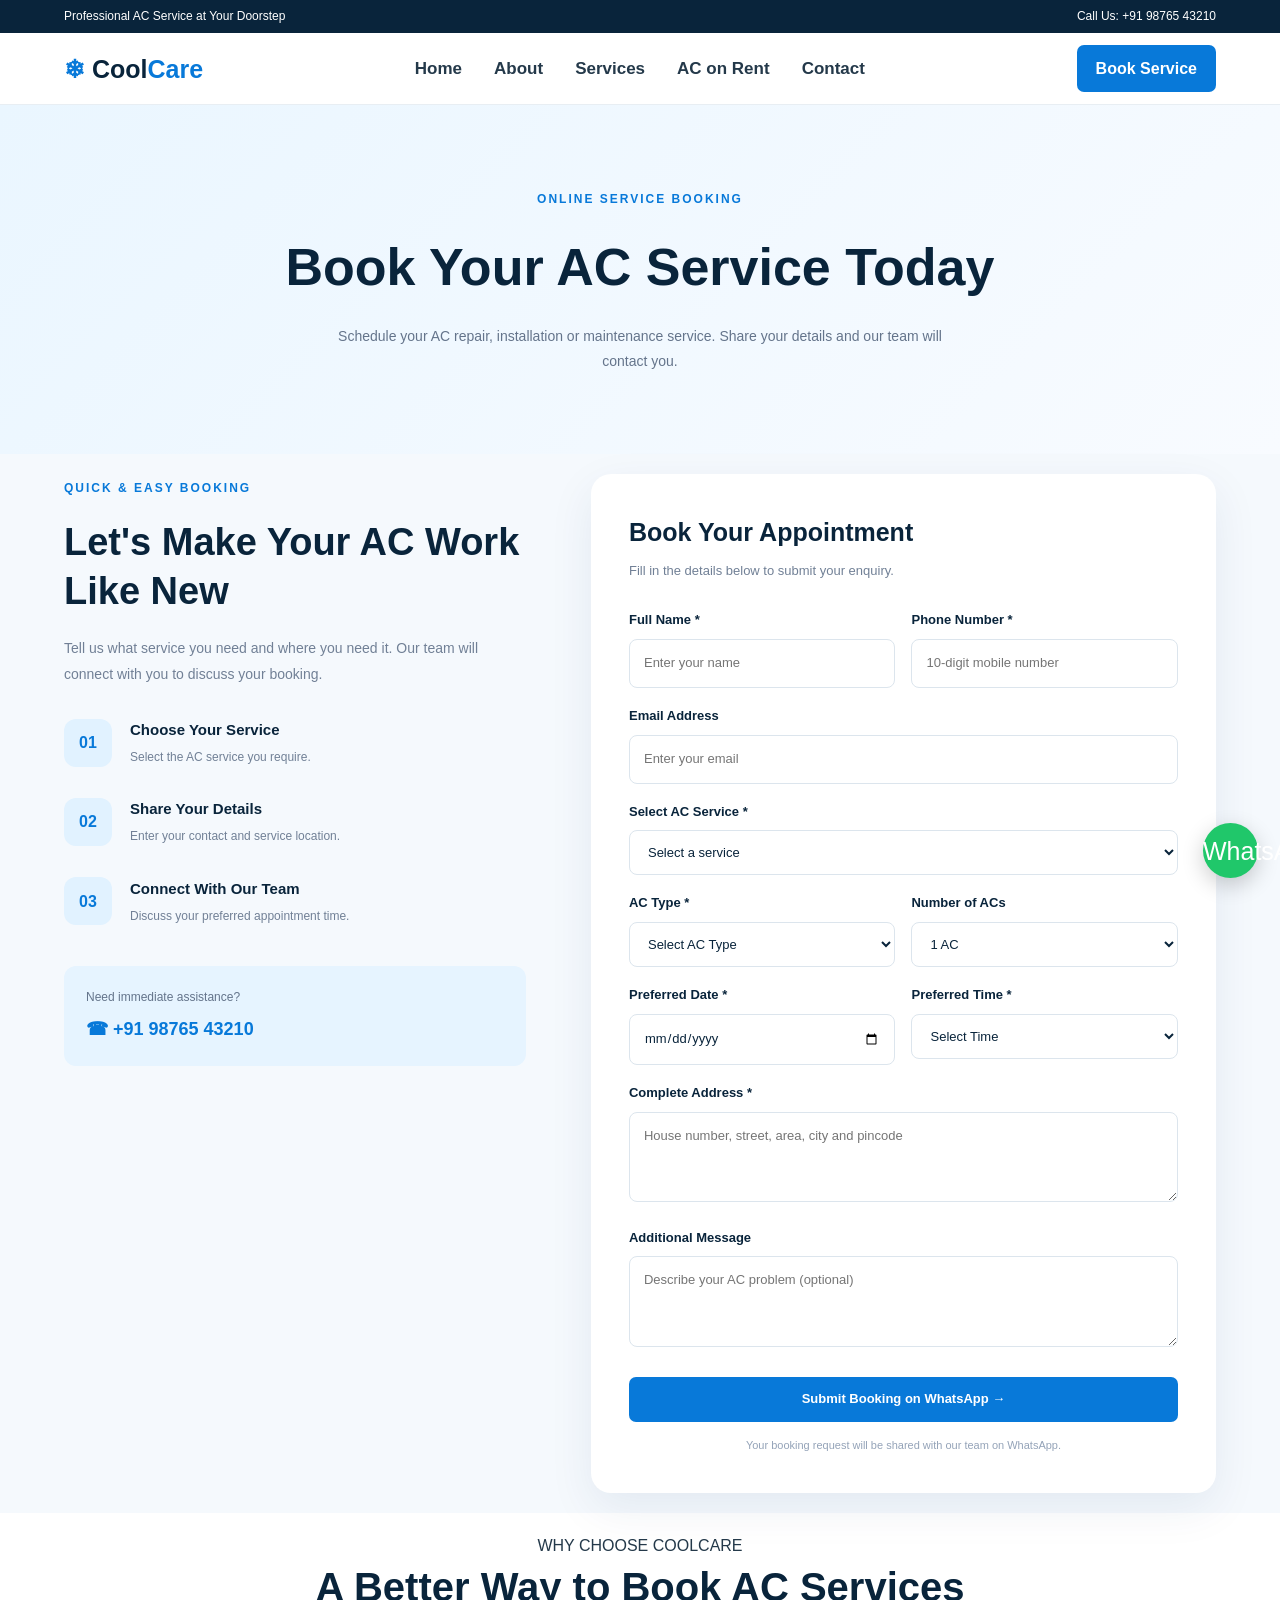
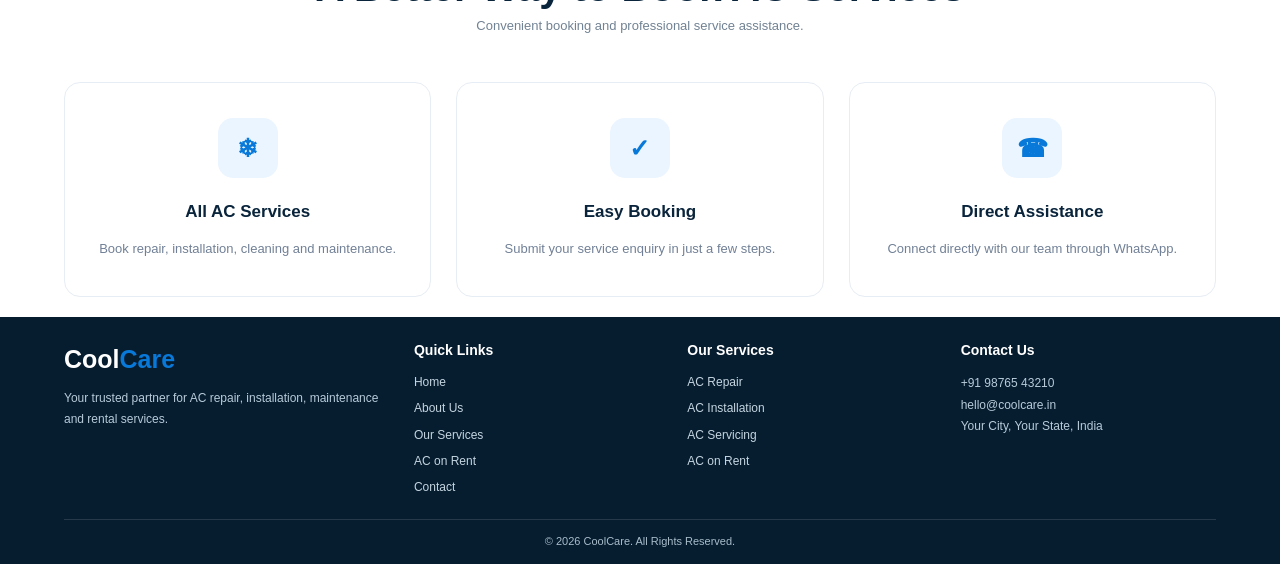
<file: book-service.html>
<!DOCTYPE html>
<html lang="en">

<head>
    <meta charset="UTF-8">
    <meta name="viewport" content="width=device-width, initial-scale=1.0">

    <title>Book AC Service Online | CoolCare</title>
    <meta name="description" content="Book professional AC repair, installation, servicing and gas filling services with CoolCare.">

    <link rel="stylesheet" href="style.css">
    <link rel="stylesheet" href="book-service.css">

    <link rel="preconnect" href="https://fonts.googleapis.com">
    <link rel="preconnect" href="https://fonts.gstatic.com" crossorigin>

    <link href="https://fonts.googleapis.com/css2?family=Poppins:wght@300;400;500;600;700;800&display=swap"
        rel="stylesheet">
</head>

<body>

    <!-- Topbar -->
    <div class="topbar">
        <div class="container topbar-content">
            <p>Professional AC Service at Your Doorstep</p>
            <p>Call Us: +91 98765 43210</p>
        </div>
    </div>

    <!-- Navbar -->
   <header class="navbar">
    <div class="container nav-content">

      <a href="#home" class="logo">
        <span class="logo-icon">❄</span>
        Cool<span>Care</span>
      </a>

      <button class="menu-toggle" id="menuToggle" aria-label="Toggle navigation">☰</button>

      <nav class="nav-links" id="navLinks">
        <a href="index.html">Home</a>
        <a href="about.html">About</a>
        <a href="service.html">Services</a>
        <a href="rental.html">AC on Rent</a>
        <a href="contact.html">Contact</a>
      </nav>

      <a href="book-service.html" class="nav-btn">Book Service</a>

    </div>
  </header>

    <!-- Hero -->
    <section class="booking-hero">
        <div class="container">
            <span>ONLINE SERVICE BOOKING</span>
            <h1>Book Your AC Service Today</h1>
            <p>
                Schedule your AC repair, installation or maintenance service.
                Share your details and our team will contact you.
            </p>
        </div>
    </section>

    <!-- Booking Section -->
    <section class="section-padding booking-section">
        <div class="container booking-layout">

            <!-- Left Information -->
            <div class="booking-info">

                <span class="booking-label">QUICK & EASY BOOKING</span>

                <h2>Let's Make Your AC Work Like New</h2>

                <p>
                    Tell us what service you need and where you need it.
                    Our team will connect with you to discuss your booking.
                </p>

                <div class="booking-benefit">
                    <div class="booking-benefit-icon">01</div>
                    <div>
                        <h3>Choose Your Service</h3>
                        <p>Select the AC service you require.</p>
                    </div>
                </div>

                <div class="booking-benefit">
                    <div class="booking-benefit-icon">02</div>
                    <div>
                        <h3>Share Your Details</h3>
                        <p>Enter your contact and service location.</p>
                    </div>
                </div>

                <div class="booking-benefit">
                    <div class="booking-benefit-icon">03</div>
                    <div>
                        <h3>Connect With Our Team</h3>
                        <p>Discuss your preferred appointment time.</p>
                    </div>
                </div>

                <div class="booking-call">
                    <span>Need immediate assistance?</span>
                    <a href="tel:+919876543210">☎ +91 98765 43210</a>
                </div>

            </div>

            <!-- Booking Form -->
            <div class="booking-form-box">

                <div class="booking-form-heading">
                    <h2>Book Your Appointment</h2>
                    <p>Fill in the details below to submit your enquiry.</p>
                </div>

                <form id="bookServiceForm">

                    <div class="booking-form-row">

                        <div class="form-group">
                            <label>Full Name *</label>
                            <input type="text" name="name"
                                placeholder="Enter your name" required>
                        </div>

                        <div class="form-group">
                            <label>Phone Number *</label>
                            <input type="tel" name="phone"
                                placeholder="10-digit mobile number"
                                pattern="[0-9]{10}" maxlength="10" required>
                        </div>

                    </div>

                    <div class="form-group">
                        <label>Email Address</label>
                        <input type="email" name="email"
                            placeholder="Enter your email">
                    </div>

                    <div class="form-group">
                        <label>Select AC Service *</label>
                        <select name="service" required>
                            <option value="">Select a service</option>
                            <option value="AC Repair">AC Repair</option>
                            <option value="AC Installation">AC Installation</option>
                            <option value="AC Servicing">AC Servicing</option>
                            <option value="AC Gas Filling">AC Gas Filling</option>
                            <option value="AC Uninstallation">AC Uninstallation</option>
                            <option value="AC Cleaning">AC Cleaning</option>
                            <option value="AC on Rent">AC on Rent</option>
                            <option value="Commercial AC Service">Commercial AC Service</option>
                        </select>
                    </div>

                    <div class="booking-form-row">

                        <div class="form-group">
                            <label>AC Type *</label>
                            <select name="acType" required>
                                <option value="">Select AC Type</option>
                                <option value="Split AC">Split AC</option>
                                <option value="Window AC">Window AC</option>
                                <option value="Cassette AC">Cassette AC</option>
                                <option value="Central AC">Central AC</option>
                                <option value="Other">Other</option>
                            </select>
                        </div>

                        <div class="form-group">
                            <label>Number of ACs</label>
                            <select name="quantity">
                                <option value="1">1 AC</option>
                                <option value="2">2 ACs</option>
                                <option value="3">3 ACs</option>
                                <option value="4">4 ACs</option>
                                <option value="5+">5 or more ACs</option>
                            </select>
                        </div>

                    </div>

                    <div class="booking-form-row">

                        <div class="form-group">
                            <label>Preferred Date *</label>
                            <input type="date" name="date" id="bookingDate" required>
                        </div>

                        <div class="form-group">
                            <label>Preferred Time *</label>
                            <select name="time" required>
                                <option value="">Select Time</option>
                                <option value="9 AM - 12 PM">9 AM - 12 PM</option>
                                <option value="12 PM - 3 PM">12 PM - 3 PM</option>
                                <option value="3 PM - 6 PM">3 PM - 6 PM</option>
                                <option value="6 PM - 8 PM">6 PM - 8 PM</option>
                            </select>
                        </div>

                    </div>

                    <div class="form-group">
                        <label>Complete Address *</label>
                        <textarea name="address" rows="3"
                            placeholder="House number, street, area, city and pincode"
                            required></textarea>
                    </div>

                    <div class="form-group">
                        <label>Additional Message</label>
                        <textarea name="message" rows="3"
                            placeholder="Describe your AC problem (optional)"></textarea>
                    </div>

                    <button type="submit" class="btn btn-primary booking-submit">
                        Submit Booking on WhatsApp →
                    </button>

                    <p class="booking-note">
                        Your booking request will be shared with our team on WhatsApp.
                    </p>

                </form>

            </div>

        </div>
    </section>

    <!-- Why Book With Us -->
    <section class="section-padding booking-why">
        <div class="container">

            <div class="section-heading">
                <span>WHY CHOOSE COOLCARE</span>
                <h2>A Better Way to Book AC Services</h2>
                <p>Convenient booking and professional service assistance.</p>
            </div>

            <div class="booking-why-grid">

                <div class="booking-why-card">
                    <div>❄</div>
                    <h3>All AC Services</h3>
                    <p>Book repair, installation, cleaning and maintenance.</p>
                </div>

                <div class="booking-why-card">
                    <div>✓</div>
                    <h3>Easy Booking</h3>
                    <p>Submit your service enquiry in just a few steps.</p>
                </div>

                <div class="booking-why-card">
                    <div>☎</div>
                    <h3>Direct Assistance</h3>
                    <p>Connect directly with our team through WhatsApp.</p>
                </div>

            </div>

        </div>
    </section>

    <!-- Footer -->
    <footer class="footer">
        <div class="container">

            <div class="footer-grid">

                <div>
                    <a href="index.html" class="logo footer-logo">Cool<span>Care</span></a>
                    <p>
                        Your trusted partner for AC repair, installation,
                        maintenance and rental services.
                    </p>
                </div>

                <div>
                    <h3>Quick Links</h3>
                    <a href="index.html">Home</a>
                    <a href="about.html">About Us</a>
                    <a href="service.html">Our Services</a>
                    <a href="rental.html">AC on Rent</a>
                    <a href="contact.html">Contact</a>
                </div>

                <div>
                    <h3>Our Services</h3>
                    <a href="service.html">AC Repair</a>
                    <a href="service.html">AC Installation</a>
                    <a href="service.html">AC Servicing</a>
                    <a href="rental.html">AC on Rent</a>
                </div>

                <div>
                    <h3>Contact Us</h3>
                    <p>+91 98765 43210</p>
                    <p>hello@coolcare.in</p>
                    <p>Your City, Your State, India</p>
                </div>

            </div>

            <div class="copyright">
                <p>© <span id="year"></span> CoolCare. All Rights Reserved.</p>
            </div>

        </div>
    </footer>

    <a href="https://wa.me/919876543210" class="whatsapp-btn" target="_blank">
        WhatsApp
    </a>

    <script src="script.js"></script>

    <script>
        // Prevent selecting past dates
        const bookingDate = document.getElementById("bookingDate");

        const today = new Date();
        const localToday = new Date(
            today.getTime() - today.getTimezoneOffset() * 60000
        ).toISOString().split("T")[0];

        bookingDate.min = localToday;

        // Booking form submission
        document.getElementById("bookServiceForm").addEventListener("submit", function (e) {

            e.preventDefault();

            const data = new FormData(this);

            const name = data.get("name");
            const phone = data.get("phone");
            const email = data.get("email") || "Not provided";
            const service = data.get("service");
            const acType = data.get("acType");
            const quantity = data.get("quantity");
            const date = data.get("date");
            const time = data.get("time");
            const address = data.get("address");
            const message = data.get("message") || "Not provided";

            const whatsappMessage = `
NEW AC SERVICE BOOKING

Name: ${name}
Phone: ${phone}
Email: ${email}

Service: ${service}
AC Type: ${acType}
Number of ACs: ${quantity}

Preferred Date: ${date}
Preferred Time: ${time}

Address: ${address}

Additional Message: ${message}
            `;

            const whatsappNumber = "919876543210";

            const whatsappURL =
                "https://wa.me/" + whatsappNumber +
                "?text=" + encodeURIComponent(whatsappMessage);

            window.open(whatsappURL, "_blank");

        });
    </script>

</body>
</html>
</file>
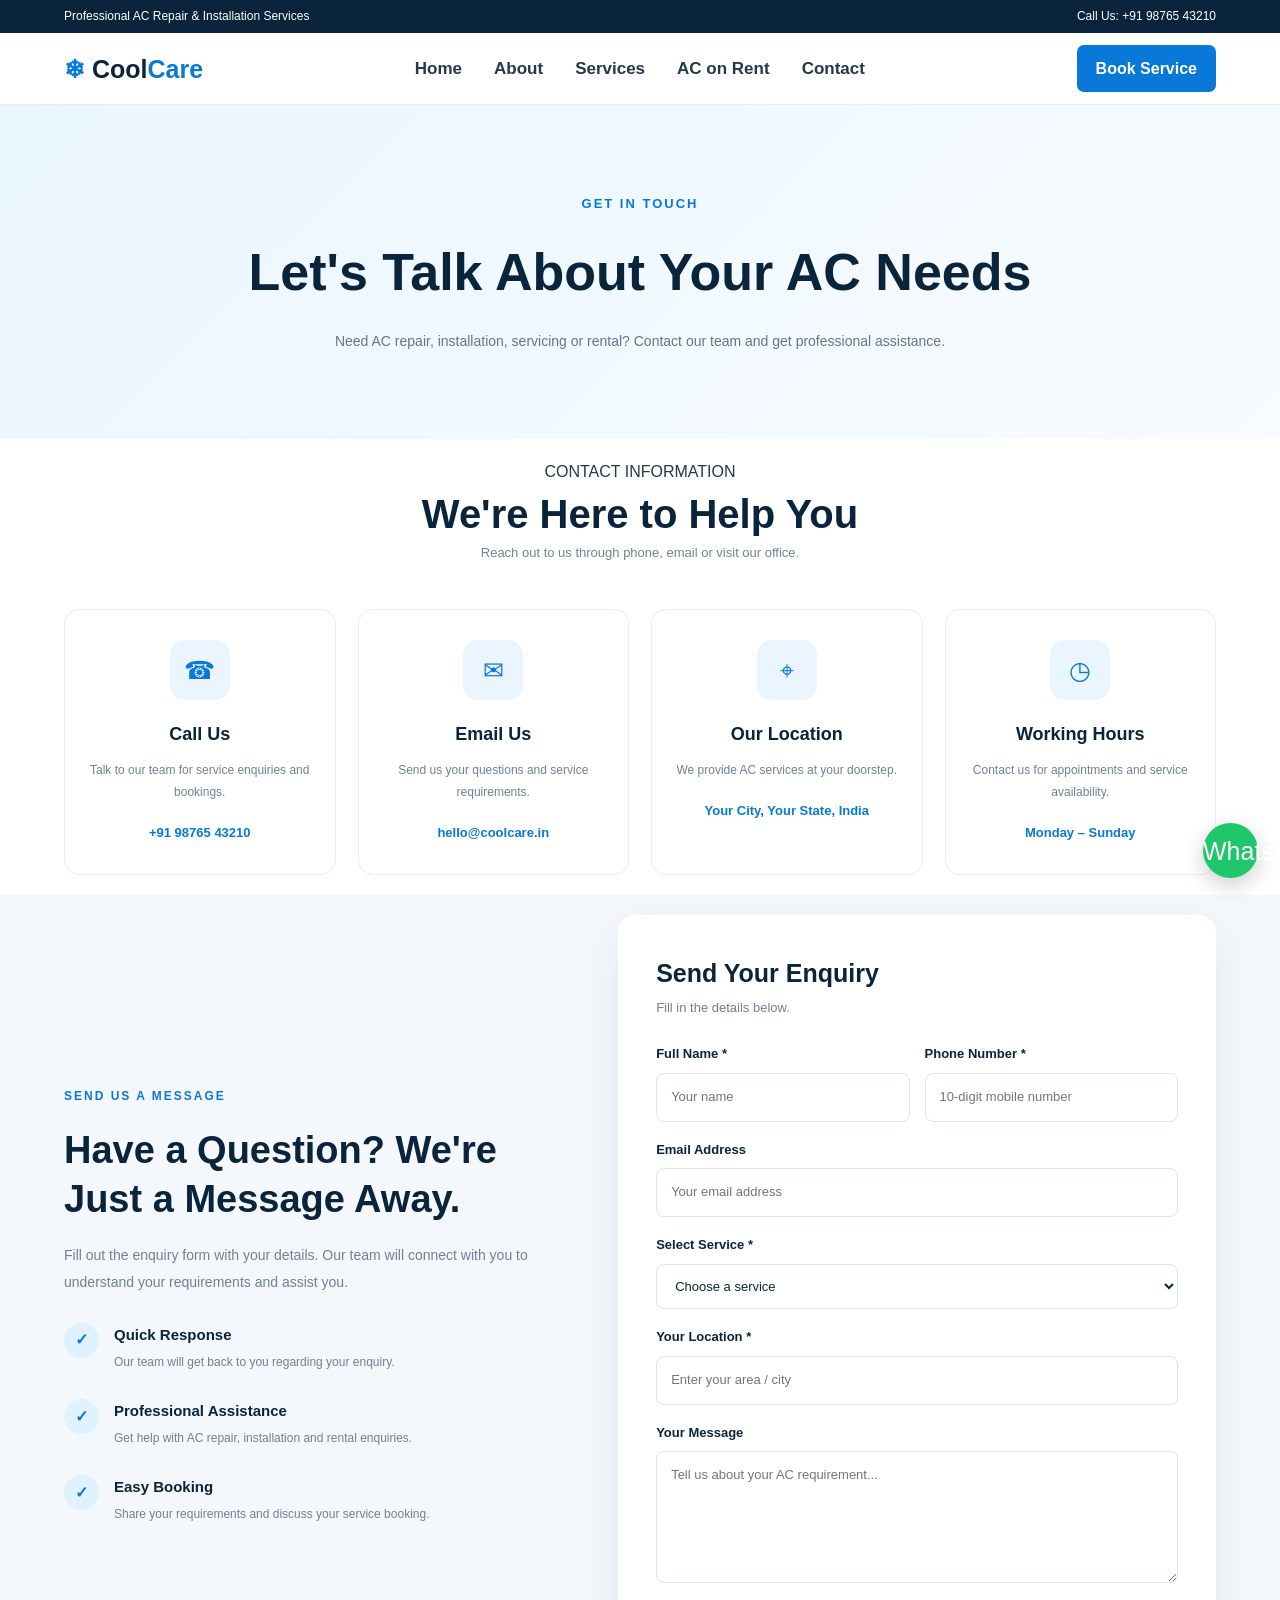
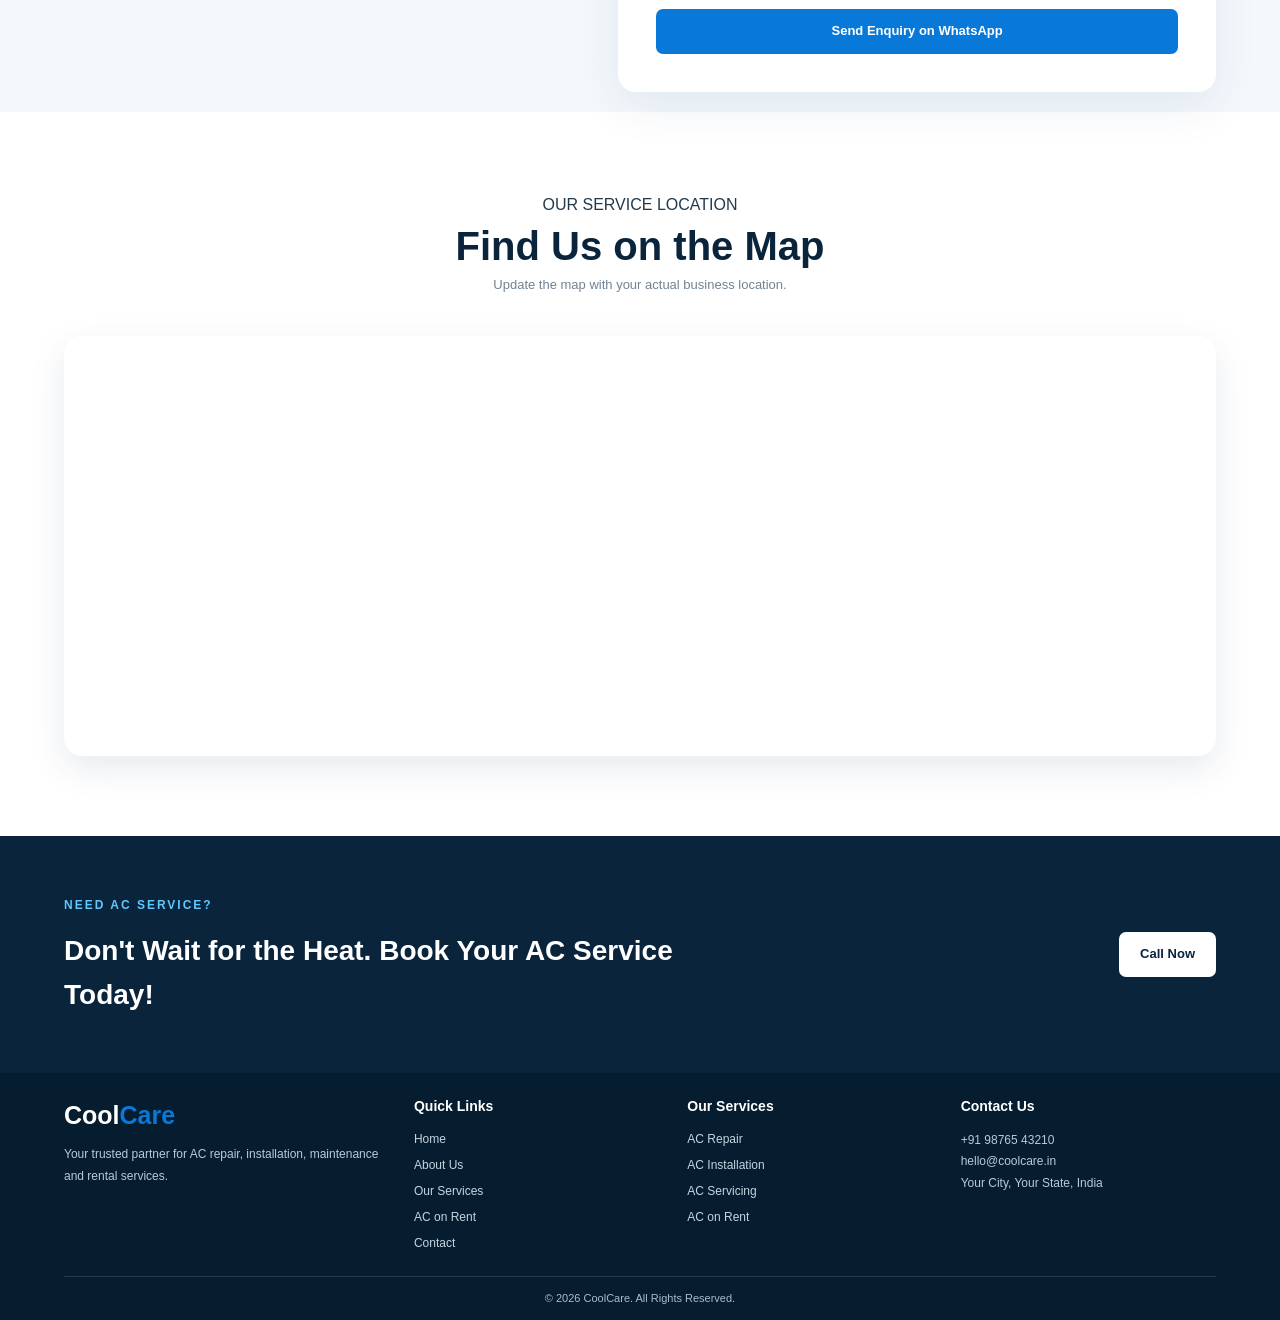
<file: contact.html>
<!DOCTYPE html>
<html lang="en">

<head>
    <meta charset="UTF-8">
    <meta name="viewport" content="width=device-width, initial-scale=1.0">

    <title>Contact Us | CoolCare AC Services</title>

    <link rel="stylesheet" href="style.css">
    <link rel="stylesheet" href="contact.css">

    <link rel="preconnect" href="https://fonts.googleapis.com">
    <link rel="preconnect" href="https://fonts.gstatic.com" crossorigin>

    <link href="https://fonts.googleapis.com/css2?family=Poppins:wght@300;400;500;600;700;800&display=swap"
        rel="stylesheet">
</head>

<body>

    <!-- Topbar -->
    <div class="topbar">
        <div class="container topbar-content">
            <p>Professional AC Repair & Installation Services</p>
            <p>Call Us: +91 98765 43210</p>
        </div>
    </div>

    <!-- Navbar -->
   <header class="navbar">
    <div class="container nav-content">

      <a href="#home" class="logo">
        <span class="logo-icon">❄</span>
        Cool<span>Care</span>
      </a>

      <button class="menu-toggle" id="menuToggle" aria-label="Toggle navigation">☰</button>

      <nav class="nav-links" id="navLinks">
        <a href="index.html">Home</a>
        <a href="about.html">About</a>
        <a href="service.html">Services</a>
        <a href="rental.html">AC on Rent</a>
        <a href="contact.html">Contact</a>
      </nav>

      <a href="book-service.html" class="nav-btn">Book Service</a>

    </div>
  </header>

    <!-- Contact Hero -->
    <section class="contact-hero">
        <div class="container">
            <span>GET IN TOUCH</span>
            <h1>Let's Talk About Your AC Needs</h1>
            <p>
                Need AC repair, installation, servicing or rental?
                Contact our team and get professional assistance.
            </p>
          
        </div>
    </section>

    <!-- Contact Details -->
    <section class="section-padding contact-details">
        <div class="container">

            <div class="section-heading">
                <span>CONTACT INFORMATION</span>
                <h2>We're Here to Help You</h2>
                <p>Reach out to us through phone, email or visit our office.</p>
            </div>

            <div class="contact-card-grid">

                <div class="contact-info-card">
                    <div class="contact-icon">☎</div>
                    <h3>Call Us</h3>
                    <p>Talk to our team for service enquiries and bookings.</p>
                    <a href="tel:+919876543210">+91 98765 43210</a>
                </div>

                <div class="contact-info-card">
                    <div class="contact-icon">✉</div>
                    <h3>Email Us</h3>
                    <p>Send us your questions and service requirements.</p>
                    <a href="mailto:hello@coolcare.in">hello@coolcare.in</a>
                </div>

                <div class="contact-info-card">
                    <div class="contact-icon">⌖</div>
                    <h3>Our Location</h3>
                    <p>We provide AC services at your doorstep.</p>
                    <span>Your City, Your State, India</span>
                </div>

                <div class="contact-info-card">
                    <div class="contact-icon">◷</div>
                    <h3>Working Hours</h3>
                    <p>Contact us for appointments and service availability.</p>
                    <span>Monday – Sunday</span>
                </div>

            </div>

        </div>
    </section>

    <!-- Contact Form -->
    <section class="section-padding contact-main">
        <div class="container contact-main-grid">

            <div class="contact-left">
                <span class="contact-small-title">SEND US A MESSAGE</span>

                <h2>Have a Question? We're Just a Message Away.</h2>

                <p>
                    Fill out the enquiry form with your details.
                    Our team will connect with you to understand
                    your requirements and assist you.
                </p>

                <div class="contact-highlight">
                    <div class="highlight-icon">✓</div>
                    <div>
                        <h4>Quick Response</h4>
                        <p>Our team will get back to you regarding your enquiry.</p>
                    </div>
                </div>

                <div class="contact-highlight">
                    <div class="highlight-icon">✓</div>
                    <div>
                        <h4>Professional Assistance</h4>
                        <p>Get help with AC repair, installation and rental enquiries.</p>
                    </div>
                </div>

                <div class="contact-highlight">
                    <div class="highlight-icon">✓</div>
                    <div>
                        <h4>Easy Booking</h4>
                        <p>Share your requirements and discuss your service booking.</p>
                    </div>
                </div>
            </div>

            <div class="contact-form-box">
                <h3>Send Your Enquiry</h3>
                <p>Fill in the details below.</p>

                <form id="contactPageForm">

                    <div class="contact-form-row">

                        <div class="form-group">
                            <label>Full Name *</label>
                            <input type="text" name="name" placeholder="Your name" required>
                        </div>

                        <div class="form-group">
                            <label>Phone Number *</label>
                            <input type="tel" name="phone" placeholder="10-digit mobile number"
                                pattern="[0-9]{10}" required>
                        </div>

                    </div>

                    <div class="form-group">
                        <label>Email Address</label>
                        <input type="email" name="email" placeholder="Your email address">
                    </div>

                    <div class="form-group">
                        <label>Select Service *</label>
                        <select name="service" required>
                            <option value="">Choose a service</option>
                            <option value="AC Repair">AC Repair</option>
                            <option value="AC Installation">AC Installation</option>
                            <option value="AC Servicing">AC Servicing</option>
                            <option value="AC Gas Filling">AC Gas Filling</option>
                            <option value="AC Uninstallation">AC Uninstallation</option>
                            <option value="AC on Rent">AC on Rent</option>
                            <option value="Commercial AC Service">Commercial AC Service</option>
                            <option value="Other Enquiry">Other Enquiry</option>
                        </select>
                    </div>

                    <div class="form-group">
                        <label>Your Location *</label>
                        <input type="text" name="location" placeholder="Enter your area / city" required>
                    </div>

                    <div class="form-group">
                        <label>Your Message</label>
                        <textarea name="message" rows="5"
                            placeholder="Tell us about your AC requirement..."></textarea>
                    </div>

                    <button type="submit" class="btn btn-primary contact-submit">
                        Send Enquiry on WhatsApp
                    </button>

                </form>
            </div>

        </div>
    </section>

    <!-- Map -->
    <section class="contact-map-section">
        <div class="container">

            <div class="section-heading">
                <span>OUR SERVICE LOCATION</span>
                <h2>Find Us on the Map</h2>
                <p>Update the map with your actual business location.</p>
            </div>

            <div class="map-wrapper">
                <iframe
                    src="https://www.google.com/maps?q=Ghaziabad,Uttar%20Pradesh&output=embed"
                    width="100%"
                    height="420"
                    style="border:0;"
                    allowfullscreen=""
                    loading="lazy"
                    referrerpolicy="no-referrer-when-downgrade">
                </iframe>
            </div>

        </div>
    </section>

    <!-- CTA -->
    <section class="contact-cta">
        <div class="container contact-cta-content">
            <div>
                <span>NEED AC SERVICE?</span>
                <h2>Don't Wait for the Heat. Book Your AC Service Today!</h2>
            </div>

            <a href="tel:+919876543210" class="btn contact-cta-btn">
                Call Now
            </a>
        </div>
    </section>

    <!-- Footer -->
    <footer class="footer">
        <div class="container">

            <div class="footer-grid">

                <div>
                    <a href="index.html" class="logo footer-logo">Cool<span>Care</span></a>
                    <p>
                        Your trusted partner for AC repair, installation,
                        maintenance and rental services.
                    </p>
                </div>

                <div>
                    <h3>Quick Links</h3>
                    <a href="index.html">Home</a>
                    <a href="about.html">About Us</a>
                    <a href="services.html">Our Services</a>
                    <a href="rental.html">AC on Rent</a>
                    <a href="contact.html">Contact</a>
                </div>

                <div>
                    <h3>Our Services</h3>
                    <a href="services.html">AC Repair</a>
                    <a href="services.html">AC Installation</a>
                    <a href="services.html">AC Servicing</a>
                    <a href="rental.html">AC on Rent</a>
                </div>

                <div>
                    <h3>Contact Us</h3>
                    <p>+91 98765 43210</p>
                    <p>hello@coolcare.in</p>
                    <p>Your City, Your State, India</p>
                </div>

            </div>

            <div class="copyright">
                <p>© <span id="year"></span> CoolCare. All Rights Reserved.</p>
            </div>

        </div>
    </footer>

    <a href="https://wa.me/919876543210" class="whatsapp-btn" target="_blank">
        WhatsApp
    </a>

    <script src="script.js"></script>

    <script>
        document.getElementById("contactPageForm").addEventListener("submit", function (e) {
            e.preventDefault();

            const formData = new FormData(this);

            const name = formData.get("name");
            const phone = formData.get("phone");
            const email = formData.get("email") || "Not provided";
            const service = formData.get("service");
            const location = formData.get("location");
            const message = formData.get("message") || "No additional message";

            const whatsappMessage = `Hello CoolCare!

I want to enquire about your AC services.

Name: ${name}
Phone: ${phone}
Email: ${email}
Service: ${service}
Location: ${location}
Message: ${message}`;

            const whatsappNumber = "919876543210";

            const url = `https://wa.me/${whatsappNumber}?text=${encodeURIComponent(whatsappMessage)}`;

            window.open(url, "_blank");
        });
    </script>

</body>
</html>
</file>
<file: style.css>
:root {
  --blue: #0879d9;
  --dark: #09243b;
  --cyan: #25b8d8;
  --light: #f3f8fc;
  --text: #24394a;
  --muted: #718293;
  --white: #ffffff;
}

* {
  margin: 0;
  padding: 0;
  box-sizing: border-box;
}

html {
  scroll-behavior: smooth;
  scroll-padding-top: 90px;
}

body {
  font-family: "DM Sans", sans-serif;
  color: var(--text);
  line-height: 1.6;
}

a {
  text-decoration: none;
  color: inherit;
}

img {
  width: 100%;
  display: block;
  object-fit: cover;
}

button, input, select, textarea {
  font: inherit;
}

.container {
  width: 90%;
  max-width: 1160px;
  margin: auto;
}

.section-padding {
  padding: 40px 0;
}

/* TOP BAR */

.topbar {
  background: var(--dark);
  color: white;
  font-size: 12px;
  padding: 7px 0;
}

.topbar-content {
  display: flex;
  justify-content: space-between;
  gap: 15px;
}

.topbar a {
  color: #75d9ef;
  font-weight: 700;
}

/* NAVBAR */

.navbar {
  height: 72px;
  background: white;
  position: sticky;
  top: 0;
  z-index: 1000;
  border-bottom: 1px solid #e8eef3;
}

.nav-content {
  height: 100%;
  display: flex;
  justify-content: space-between;
  align-items: center;
  gap: 20px;
}

.logo {
  font-size: 25px;
  font-weight: 800;
  color: var(--dark);
}

.logo span:last-child {
  color: var(--blue);
}

.logo-icon {
  color: var(--blue);
}

.nav-links {
  display: flex;
  align-items: center;
  gap: 28px;
}

.nav-links a {
  font-size: 13px;
  font-weight: 700;
  transition: 0.3s;
}

.nav-links a:hover {
  color: var(--blue);
}

.nav-btn {
  background: var(--blue);
  color: white;
  padding: 11px 19px;
  border-radius: 7px;
  font-size: 13px;
  font-weight: 700;
}

.menu-toggle {
  display: none;
  background: #eef6fc;
  border: 0;
  border-radius: 7px;
  width: 42px;
  height: 42px;
  font-size: 22px;
  cursor: pointer;
}

/* BUTTONS */

.btn {
  display: inline-block;
  padding: 12px 21px;
  border-radius: 7px;
  font-size: 13px;
  font-weight: 700;
  cursor: pointer;
  transition: 0.3s;
  border: 0;
  text-align: center;
}

.btn-primary {
  background: var(--blue);
  color: white;
}

.btn-primary:hover {
  background: #0565b7;
  transform: translateY(-2px);
}

.btn-outline {
  color: white;
  border: 1px solid white;
}

.btn-outline:hover {
  background: white;
  color: var(--dark);
}

/* HERO */

.hero {
  background:
    linear-gradient(100deg, rgba(5, 27, 47, 0.95), rgba(5, 37, 62, 0.78)),
    url("https://images.unsplash.com/photo-1631545806609-4b7c7a8e7f12?auto=format&fit=crop&w=1800&q=85")
    center/cover no-repeat;
  color: white;
  padding: 42px 0;
}

.hero-content {
  display: grid;
  grid-template-columns: 1.1fr 0.8fr;
  align-items: center;
  gap: 40px;
}

.tagline,
.section-tag {
  color: var(--cyan);
  font-size: 11px;
  font-weight: 800;
  letter-spacing: 2px;
}

.hero h1 {
  font-size: clamp(40px, 5vw, 65px);
  line-height: 1.12;
  margin: 13px 0;
  letter-spacing: -2px;
}

.hero h1 span {
  display: block;
  color: #74d8ed;
}

.hero-text > p {
  color: #d8e7f1;
  max-width: 550px;
  font-size: 14px;
  margin-bottom: 18px;
}

.hero-buttons {
  display: flex;
  flex-wrap: wrap;
  gap: 10px;
}

.hero-features {
  display: flex;
  flex-wrap: wrap;
  gap: 14px;
  margin-top: 18px;
  font-size: 11px;
  color: #e0edf5;
}

.hero-form {
  background: white;
  color: var(--dark);
  border-radius: 14px;
  padding: 22px;
  box-shadow: 0 20px 60px #0005;
}

.hero-form h2 {
  font-size: 22px;
  margin-bottom: 3px;
}

.hero-form > p {
  color: var(--muted);
  font-size: 12px;
  margin-bottom: 13px;
}

.hero-form input,
.hero-form select,
.contact-form input,
.contact-form select,
.contact-form textarea {
  width: 100%;
  padding: 11px;
  margin-bottom: 9px;
  border: 1px solid #dce6ed;
  border-radius: 7px;
  outline: none;
  background: #fbfdff;
  font-size: 13px;
}

.hero-form input:focus,
.hero-form select:focus,
.contact-form input:focus,
.contact-form select:focus,
.contact-form textarea:focus {
  border-color: var(--blue);
}

.hero-form button {
  width: 100%;
}

/* TRUST SECTION */

.trust-section {
  padding: 13px 0;
  border-bottom: 1px solid #e9eff4;
}

.trust-grid {
  display: grid;
  grid-template-columns: repeat(4, 1fr);
  gap: 15px;
}

.trust-item {
  display: flex;
  align-items: center;
  gap: 10px;
}

.trust-item > span {
  width: 42px;
  height: 42px;
  background: #eaf5ff;
  color: var(--blue);
  border-radius: 10px;
  display: grid;
  place-items: center;
  font-size: 20px;
  flex-shrink: 0;
}

.trust-item h3 {
  font-size: 13px;
}

.trust-item p {
  color: var(--muted);
  font-size: 11px;
}

/* SECTION HEADINGS */

.section-heading {
  text-align: center;
  max-width: 650px;
  margin: 0 auto 20px;
}

.section-heading h2,
.about-content h2 {
  font-size: clamp(27px, 4vw, 40px);
  color: var(--dark);
  line-height: 1.2;
  margin: 7px 0;
}

.section-heading p {
  color: var(--muted);
  font-size: 13px;
}

/* ABOUT */

.about-grid {
  display: grid;
  grid-template-columns: 1fr 1fr;
  align-items: center;
  gap: 35px;
}

.about-image img {
  height: 370px;
  border-radius: 13px;
}

.about-content > p {
  color: var(--muted);
  font-size: 13px;
  margin: 10px 0;
}

.about-content ul {
  list-style: none;
  margin: 13px 0;
}

.about-content li {
  margin: 7px 0;
  font-size: 13px;
  font-weight: 600;
}

/* SERVICES */

.services {
  background: var(--light);
}

.service-grid {
  display: grid;
  grid-template-columns: repeat(3, 1fr);
  gap: 17px;
}

.service-card {
  background: white;
  border-radius: 12px;
  overflow: hidden;
  border: 1px solid #e7edf3;
  transition: 0.3s;
}

.service-card:hover {
  transform: translateY(-5px);
  box-shadow: 0 12px 28px #09243b14;
}

.service-card img {
  height: 190px;
}

.service-info {
  padding: 17px;
}

.service-info h3 {
  font-size: 18px;
  color: var(--dark);
  margin-bottom: 5px;
}

.service-info p {
  color: var(--muted);
  font-size: 12px;
  min-height: 48px;
  margin-bottom: 10px;
}

.service-info a {
  color: var(--blue);
  font-size: 12px;
  font-weight: 800;
}

/* RENTAL */

.rental {
  background: #082b46;
  color: white;
}

.rental .section-heading h2 {
  color: white;
}

.rental .section-heading p {
  color: #c6d8e5;
}

.rental-grid {
  display: grid;
  grid-template-columns: repeat(3, 1fr);
  gap: 17px;
}

.rental-card {
  background: white;
  color: var(--dark);
  padding: 23px;
  border-radius: 12px;
}

.rental-card h3 {
  font-size: 19px;
  margin-bottom: 8px;
}

.rental-card p {
  font-size: 13px;
  color: var(--muted);
  min-height: 48px;
  margin-bottom: 14px;
}

/* CONTACT */

.contact-grid {
  display: grid;
  grid-template-columns: 0.8fr 1.2fr;
  gap: 25px;
}

.contact-info {
  background: var(--dark);
  color: white;
  padding: 24px;
  border-radius: 12px;
}

.contact-info h3 {
  font-size: 21px;
  margin-bottom: 10px;
}

.contact-info p {
  color: #d1e1eb;
  font-size: 13px;
  margin: 12px 0;
}

.contact-form {
  display: grid;
  grid-template-columns: 1fr 1fr;
  gap: 9px;
  align-content: start;
}

.contact-form input,
.contact-form select,
.contact-form textarea {
  margin: 0;
}

.contact-form textarea {
  min-height: 100px;
  resize: vertical;
}

.contact-form textarea,
.contact-form button {
  grid-column: 1 / -1;
}

/* FOOTER */

.footer {
  background: #061d30;
  color: white;
  padding-top: 35px;
}

.footer-grid {
  display: grid;
  grid-template-columns: 1.3fr 1fr 1fr 1fr;
  gap: 25px;
  padding-bottom: 23px;
}

.footer-logo {
  display: inline-block;
  color: white;
  margin-bottom: 9px;
}

.footer-grid p {
  font-size: 12px;
  color: #b7cbd9;
  line-height: 1.8;
}

.footer-grid h3 {
  font-size: 14px;
  margin-bottom: 12px;
}

.footer-grid a:not(.logo) {
  display: block;
  color: #c4d5e0;
  font-size: 12px;
  margin: 7px 0;
}

.footer-grid a:hover {
  color: var(--cyan);
}

.copyright {
  text-align: center;
  padding: 13px;
  border-top: 1px solid #ffffff20;
  font-size: 11px;
  color: #a9bdca;
}

/* WHATSAPP */

.whatsapp-btn {
  position: fixed;
  right: 22px;
  bottom: 22px;
  width: 55px;
  height: 55px;
  background: #20c76a;
  color: white;
  display: grid;
  place-items: center;
  border-radius: 50%;
  font-size: 25px;
  z-index: 1000;
  box-shadow: 0 7px 22px #0003;
}

/* TABLET */

@media (max-width: 950px) {
  .hero-content {
    gap: 25px;
  }

  .nav-links {
    gap: 15px;
  }

  .trust-grid {
    grid-template-columns: repeat(2, 1fr);
  }

  .footer-grid {
    grid-template-columns: repeat(2, 1fr);
  }
}

/* MOBILE */

@media (max-width: 760px) {
  .topbar-content {
    justify-content: center;
    text-align: center;
  }

  .topbar-content p:first-child {
    display: none;
  }

  .navbar {
    height: 65px;
  }

  .menu-toggle {
    display: block;
  }

  .nav-btn {
    display: none;
  }

  .nav-links {
    display: none;
    position: absolute;
    top: 100%;
    left: 0;
    width: 100%;
    background: white;
    padding: 10px 5%;
    flex-direction: column;
    align-items: stretch;
    gap: 0;
    box-shadow: 0 12px 20px #0001;
  }

  .nav-links.active {
    display: flex;
  }

  .nav-links a {
    padding: 10px 0;
    border-bottom: 1px solid #edf1f5;
  }

  .hero {
    padding: 32px 0;
  }

  .hero-content,
  .about-grid,
  .contact-grid {
    grid-template-columns: 1fr;
  }

  .hero-content {
    gap: 22px;
  }

  .hero h1 {
    font-size: 40px;
    margin: 10px 0;
  }

  .hero-text > p {
    margin-bottom: 14px;
  }

  .hero-features {
    gap: 10px;
    margin-top: 14px;
  }

  .hero-form {
    margin-top: 0;
    padding: 19px;
  }

  .section-padding {
    padding: 32px 0;
  }

  .section-heading {
    margin-bottom: 17px;
  }

  .about-grid {
    gap: 18px;
  }

  .about-image img {
    height: 280px;
  }

  .service-grid {
    grid-template-columns: repeat(2, 1fr);
    gap: 12px;
  }

  .rental-grid {
    grid-template-columns: 1fr;
    gap: 12px;
  }

  .rental-card {
    padding: 19px;
  }

  .contact-grid {
    gap: 16px;
  }

  .contact-info {
    padding: 20px;
  }

  .footer {
    padding-top: 28px;
  }

  .footer-grid {
    gap: 18px;
    padding-bottom: 18px;
  }
}

@media (max-width: 520px) {
  .container {
    width: 90%;
  }

  .section-padding {
    padding: 27px 0;
  }

  .hero {
    padding: 28px 0;
  }

  .hero h1 {
    font-size: 35px;
  }

  .hero-features {
    gap: 8px;
  }

  .trust-section {
    padding: 10px 0;
  }

  .trust-grid {
    grid-template-columns: 1fr 1fr;
    gap: 10px;
  }

  .trust-item {
    padding: 3px 0;
    gap: 8px;
  }

  .trust-item > span {
    width: 36px;
    height: 36px;
    font-size: 17px;
  }

  .trust-item h3 {
    font-size: 11px;
  }

  .trust-item p {
    font-size: 10px;
  }

  .section-heading {
    margin-bottom: 15px;
  }

  .section-heading h2,
  .about-content h2 {
    font-size: 27px;
  }

  .about-image img {
    height: 240px;
  }

  .service-grid {
    grid-template-columns: 1fr;
    gap: 12px;
  }

  .service-card img {
    height: 190px;
  }

  .service-info {
    padding: 15px;
  }

  .service-info p {
    min-height: auto;
  }

  .contact-form {
    grid-template-columns: 1fr;
  }

  .contact-form textarea,
  .contact-form button {
    grid-column: auto;
  }

  .footer-grid {
    grid-template-columns: 1fr 1fr;
    gap: 17px;
  }

  .whatsapp-btn {
    width: 50px;
    height: 50px;
    right: 15px;
    bottom: 15px;
  }
}

/* EXTRA COMPACT SECTION SPACING */

.section-padding {
  padding: 20px 0 !important;
}

/* HERO SECTION */
.hero {
  padding: 22px 0 !important;
}

.hero-content {
  gap: 25px;
}

/* TRUST SECTION */
.trust-section {
  padding: 8px 0 !important;
}

.trust-grid {
  gap: 10px;
}

/* SECTION HEADINGS */
.section-heading {
  margin-bottom: 12px !important;
}

.section-heading h2,
.about-content h2 {
  margin: 5px 0;
}

/* ABOUT SECTION */
.about-grid {
  gap: 25px;
}

.about-content > p {
  margin: 7px 0;
}

.about-content ul {
  margin: 10px 0;
}

.about-content li {
  margin: 5px 0;
}

/* SERVICES SECTION */
.service-grid {
  gap: 12px;
}

.service-info {
  padding: 14px;
}

.service-card img {
  height: 180px;
}

/* RENTAL SECTION */
.rental-grid {
  gap: 12px;
}

.rental-card {
  padding: 18px;
}

/* CONTACT SECTION */
.contact-grid {
  gap: 18px;
}

.contact-info {
  padding: 20px;
}

/* FOOTER */
.footer {
  padding-top: 22px;
}

.footer-grid {
  gap: 18px;
  padding-bottom: 15px;
}

/* MOBILE */
@media (max-width: 760px) {
  .section-padding {
    padding: 20px 0 !important;
  }

  .hero {
    padding: 20px 0 !important;
  }

  .hero-content {
    gap: 15px;
  }

  .hero-form {
    margin-top: 0;
    padding: 17px;
  }

  .about-grid {
    gap: 14px;
  }

  .section-heading {
    margin-bottom: 10px !important;
  }

  .service-grid,
  .rental-grid {
    gap: 10px;
  }

  .contact-grid {
    gap: 12px;
  }

  .footer {
    padding-top: 18px;
  }

  .footer-grid {
    gap: 12px;
    padding-bottom: 12px;
  }
}

@media (max-width: 520px) {
  .section-padding {
    padding: 16px 0 !important;
  }

  .hero {
    padding: 18px 0 !important;
  }

  .section-heading {
    margin-bottom: 9px !important;
  }

  .about-grid {
    gap: 10px;
  }

  .about-image img {
    height: 210px;
  }

  .service-grid {
    gap: 9px;
  }

  .service-card img {
    height: 170px;
  }

  .rental-card {
    padding: 15px;
  }

  .contact-grid {
    gap: 10px;
  }
}
/* NAVBAR FONT SIZE */
.nav-links a {
    font-size: 17px;
    font-weight: 600;
}

.nav-btn {
    font-size: 16px;
    font-weight: 700;
}

/* NAVBAR SPACING */
.nav-links {
    gap: 32px;
}
</file>
<file: book-service.css>
/* Booking Hero */

.booking-hero {
    padding: 80px 0;
    text-align: center;
    background: linear-gradient(135deg, #eaf6ff, #f8fbff);
}

.booking-hero > .container > span {
    color: var(--blue);
    font-size: 12px;
    font-weight: 700;
    letter-spacing: 2px;
}

.booking-hero h1 {
    font-size: clamp(34px, 5vw, 52px);
    color: var(--dark);
    margin: 15px 0;
}

.booking-hero p {
    max-width: 650px;
    margin: auto;
    color: #64748b;
    font-size: 14px;
    line-height: 1.8;
}

.booking-breadcrumb {
    display: flex;
    justify-content: center;
    gap: 12px;
    margin-top: 25px;
    font-size: 13px;
}

.booking-breadcrumb a {
    color: var(--blue);
    text-decoration: none;
}

.booking-breadcrumb span {
    color: #64748b;
}


/* Booking Main */

.booking-section {
    background: #f5f9fd;
}

.booking-layout {
    display: grid;
    grid-template-columns: 0.85fr 1.15fr;
    gap: 65px;
    align-items: start;
}

.booking-label {
    color: var(--blue);
    font-size: 12px;
    font-weight: 700;
    letter-spacing: 2px;
}

.booking-info h2 {
    font-size: 38px;
    color: var(--dark);
    line-height: 1.3;
    margin: 18px 0;
}

.booking-info > p {
    color: #718096;
    font-size: 14px;
    line-height: 1.9;
}

.booking-benefit {
    display: flex;
    gap: 18px;
    align-items: center;
    margin-top: 30px;
}

.booking-benefit-icon {
    min-width: 48px;
    height: 48px;
    border-radius: 12px;
    background: #e1f2ff;
    color: var(--blue);
    display: flex;
    justify-content: center;
    align-items: center;
    font-size: 16px;
    font-weight: 800;
}

.booking-benefit h3 {
    color: var(--dark);
    font-size: 15px;
    margin-bottom: 5px;
}

.booking-benefit p {
    color: #718096;
    font-size: 12px;
    line-height: 1.7;
}

.booking-call {
    padding: 22px;
    margin-top: 40px;
    background: #e6f4ff;
    border-radius: 12px;
    display: flex;
    flex-direction: column;
    gap: 8px;
}

.booking-call span {
    color: #64748b;
    font-size: 12px;
}

.booking-call a {
    color: var(--blue);
    font-size: 18px;
    font-weight: 700;
    text-decoration: none;
}


/* Form Box */

.booking-form-box {
    background: #fff;
    border-radius: 20px;
    padding: 38px;
    box-shadow: 0 15px 45px rgba(0, 50, 100, 0.08);
}

.booking-form-heading {
    margin-bottom: 28px;
}

.booking-form-heading h2 {
    color: var(--dark);
    font-size: 25px;
    margin-bottom: 8px;
}

.booking-form-heading p {
    color: #718096;
    font-size: 13px;
    line-height: 1.7;
}

.booking-form-row {
    display: grid;
    grid-template-columns: 1fr 1fr;
    gap: 16px;
}

.booking-form-box .form-group {
    margin-bottom: 18px;
}

.booking-form-box label {
    display: block;
    color: var(--dark);
    font-size: 13px;
    font-weight: 600;
    margin-bottom: 8px;
}

.booking-form-box input,
.booking-form-box select,
.booking-form-box textarea {
    width: 100%;
    padding: 13px 14px;
    border: 1px solid #dce5ed;
    border-radius: 8px;
    outline: none;
    font-family: inherit;
    font-size: 13px;
    color: var(--dark);
    background: #fff;
}

.booking-form-box textarea {
    resize: vertical;
}

.booking-form-box input:focus,
.booking-form-box select:focus,
.booking-form-box textarea:focus {
    border-color: var(--blue);
}

.booking-submit {
    width: 100%;
    border: none;
    cursor: pointer;
    font-family: inherit;
    margin-top: 5px;
}

.booking-note {
    text-align: center;
    color: #94a3b8;
    font-size: 11px;
    margin-top: 15px;
}


/* Why Choose Us */

.booking-why {
    background: #fff;
}

.booking-why-grid {
    display: grid;
    grid-template-columns: repeat(3, 1fr);
    gap: 25px;
    margin-top: 45px;
}

.booking-why-card {
    text-align: center;
    padding: 35px 25px;
    border: 1px solid #e7edf4;
    border-radius: 16px;
    transition: 0.3s;
}

.booking-why-card:hover {
    transform: translateY(-7px);
    box-shadow: 0 15px 35px rgba(0, 60, 120, 0.08);
}

.booking-why-card > div {
    width: 60px;
    height: 60px;
    margin: 0 auto 20px;
    border-radius: 15px;
    background: #eaf5ff;
    color: var(--blue);
    display: flex;
    justify-content: center;
    align-items: center;
    font-size: 25px;
    font-weight: 700;
}

.booking-why-card h3 {
    color: var(--dark);
    font-size: 17px;
    margin-bottom: 12px;
}

.booking-why-card p {
    color: #718096;
    font-size: 13px;
    line-height: 1.8;
}


/* Responsive */

@media (max-width: 992px) {

    .booking-layout {
        gap: 35px;
    }

}

@media (max-width: 768px) {

    .booking-hero {
        padding: 60px 0;
    }

    .booking-layout {
        grid-template-columns: 1fr;
    }

    .booking-info h2 {
        font-size: 30px;
    }

    .booking-form-box {
        padding: 28px 20px;
    }

    .booking-why-grid {
        grid-template-columns: 1fr;
    }

}

@media (max-width: 480px) {

    .booking-form-row {
        grid-template-columns: 1fr;
        gap: 0;
    }

    .booking-hero h1 {
        font-size: 32px;
    }

    .booking-form-heading h2 {
        font-size: 21px;
    }

}
</file>
<file: contact.css>
/* Contact Hero */

.contact-hero {
    padding: 85px 0;
    text-align: center;
    background: linear-gradient(135deg, #eaf6ff, #f8fbff);
}

.contact-hero span {
    color: var(--blue);
    font-size: 13px;
    font-weight: 700;
    letter-spacing: 2px;
}

.contact-hero h1 {
    color: var(--dark);
    font-size: clamp(34px, 5vw, 52px);
    margin: 15px 0;
}

.contact-hero p {
    max-width: 650px;
    margin: auto;
    color: #64748b;
    font-size: 14px;
    line-height: 1.8;
}

.contact-breadcrumb {
    display: flex;
    justify-content: center;
    gap: 12px;
    margin-top: 25px;
    font-size: 13px;
}

.contact-breadcrumb a {
    color: var(--blue);
    text-decoration: none;
}

.contact-breadcrumb span {
    color: #64748b;
    letter-spacing: 0;
}


/* Contact Information */

.contact-details {
    background: #fff;
}

.contact-card-grid {
    display: grid;
    grid-template-columns: repeat(4, 1fr);
    gap: 22px;
    margin-top: 45px;
}

.contact-info-card {
    padding: 30px 22px;
    text-align: center;
    border: 1px solid #e6edf4;
    border-radius: 15px;
    transition: 0.3s;
    background: #fff;
}

.contact-info-card:hover {
    transform: translateY(-7px);
    box-shadow: 0 15px 35px rgba(0, 70, 130, 0.09);
    border-color: var(--blue);
}

.contact-icon {
    width: 60px;
    height: 60px;
    border-radius: 15px;
    background: #eaf5ff;
    color: var(--blue);
    display: flex;
    align-items: center;
    justify-content: center;
    margin: 0 auto 20px;
    font-size: 25px;
}

.contact-info-card h3 {
    font-size: 18px;
    color: var(--dark);
    margin-bottom: 12px;
}

.contact-info-card p {
    font-size: 12px;
    line-height: 1.8;
    color: #718096;
    margin-bottom: 15px;
}

.contact-info-card a,
.contact-info-card > span {
    color: var(--blue);
    font-size: 13px;
    font-weight: 600;
    text-decoration: none;
}


/* Main Contact Section */

.contact-main {
    background: #f4f8fc;
}

.contact-main-grid {
    display: grid;
    grid-template-columns: 0.9fr 1.1fr;
    gap: 65px;
    align-items: center;
}

.contact-small-title {
    font-size: 12px;
    color: var(--blue);
    letter-spacing: 2px;
    font-weight: 700;
}

.contact-left h2 {
    font-size: 38px;
    line-height: 1.3;
    color: var(--dark);
    margin: 18px 0;
}

.contact-left > p {
    color: #718096;
    font-size: 14px;
    line-height: 1.9;
}

.contact-highlight {
    display: flex;
    gap: 15px;
    align-items: flex-start;
    margin-top: 27px;
}

.highlight-icon {
    min-width: 35px;
    height: 35px;
    background: #dff2ff;
    color: var(--blue);
    border-radius: 50%;
    display: flex;
    align-items: center;
    justify-content: center;
    font-weight: 700;
}

.contact-highlight h4 {
    color: var(--dark);
    font-size: 15px;
    margin-bottom: 5px;
}

.contact-highlight p {
    color: #718096;
    font-size: 12px;
    line-height: 1.7;
}


/* Contact Form */

.contact-form-box {
    padding: 38px;
    background: #fff;
    border-radius: 18px;
    box-shadow: 0 15px 45px rgba(0, 50, 100, 0.08);
}

.contact-form-box h3 {
    color: var(--dark);
    font-size: 25px;
    margin-bottom: 5px;
}

.contact-form-box > p {
    color: #718096;
    font-size: 13px;
    margin-bottom: 25px;
}

.contact-form-row {
    display: grid;
    grid-template-columns: 1fr 1fr;
    gap: 15px;
}

.contact-form-box .form-group {
    margin-bottom: 18px;
}

.contact-form-box label {
    display: block;
    font-size: 13px;
    color: var(--dark);
    font-weight: 600;
    margin-bottom: 8px;
}

.contact-form-box input,
.contact-form-box select,
.contact-form-box textarea {
    width: 100%;
    padding: 13px 14px;
    border: 1px solid #dce5ed;
    border-radius: 8px;
    outline: none;
    font-family: inherit;
    font-size: 13px;
    background: #fff;
    color: var(--dark);
}

.contact-form-box textarea {
    resize: vertical;
}

.contact-form-box input:focus,
.contact-form-box select:focus,
.contact-form-box textarea:focus {
    border-color: var(--blue);
}

.contact-submit {
    width: 100%;
    border: none;
    cursor: pointer;
    font-family: inherit;
}


/* Map */

.contact-map-section {
    padding: 80px 0;
    background: #fff;
}

.map-wrapper {
    margin-top: 40px;
    border-radius: 18px;
    overflow: hidden;
    box-shadow: 0 12px 35px rgba(0, 50, 100, 0.10);
}

.map-wrapper iframe {
    display: block;
}


/* CTA */

.contact-cta {
    background: var(--dark);
    padding: 55px 0;
}

.contact-cta-content {
    display: flex;
    justify-content: space-between;
    align-items: center;
    gap: 30px;
}

.contact-cta-content span {
    color: #5dc8ff;
    font-size: 12px;
    font-weight: 700;
    letter-spacing: 2px;
}

.contact-cta-content h2 {
    color: #fff;
    font-size: 28px;
    max-width: 650px;
    margin-top: 12px;
}

.contact-cta-btn {
    background: #fff;
    color: var(--dark);
    white-space: nowrap;
}


/* Responsive */

@media (max-width: 992px) {

    .contact-card-grid {
        grid-template-columns: repeat(2, 1fr);
    }

    .contact-main-grid {
        gap: 35px;
    }

}

@media (max-width: 768px) {

    .contact-hero {
        padding: 65px 0;
    }

    .contact-main-grid {
        grid-template-columns: 1fr;
    }

    .contact-left h2 {
        font-size: 30px;
    }

    .contact-form-box {
        padding: 28px 20px;
    }

    .contact-cta-content {
        flex-direction: column;
        align-items: flex-start;
    }

    .contact-cta-content h2 {
        font-size: 24px;
    }

}

@media (max-width: 480px) {

    .contact-card-grid {
        grid-template-columns: 1fr;
    }

    .contact-form-row {
        grid-template-columns: 1fr;
        gap: 0;
    }

    .contact-hero h1 {
        font-size: 32px;
    }

    .map-wrapper iframe {
        height: 300px;
    }

}
</file>
